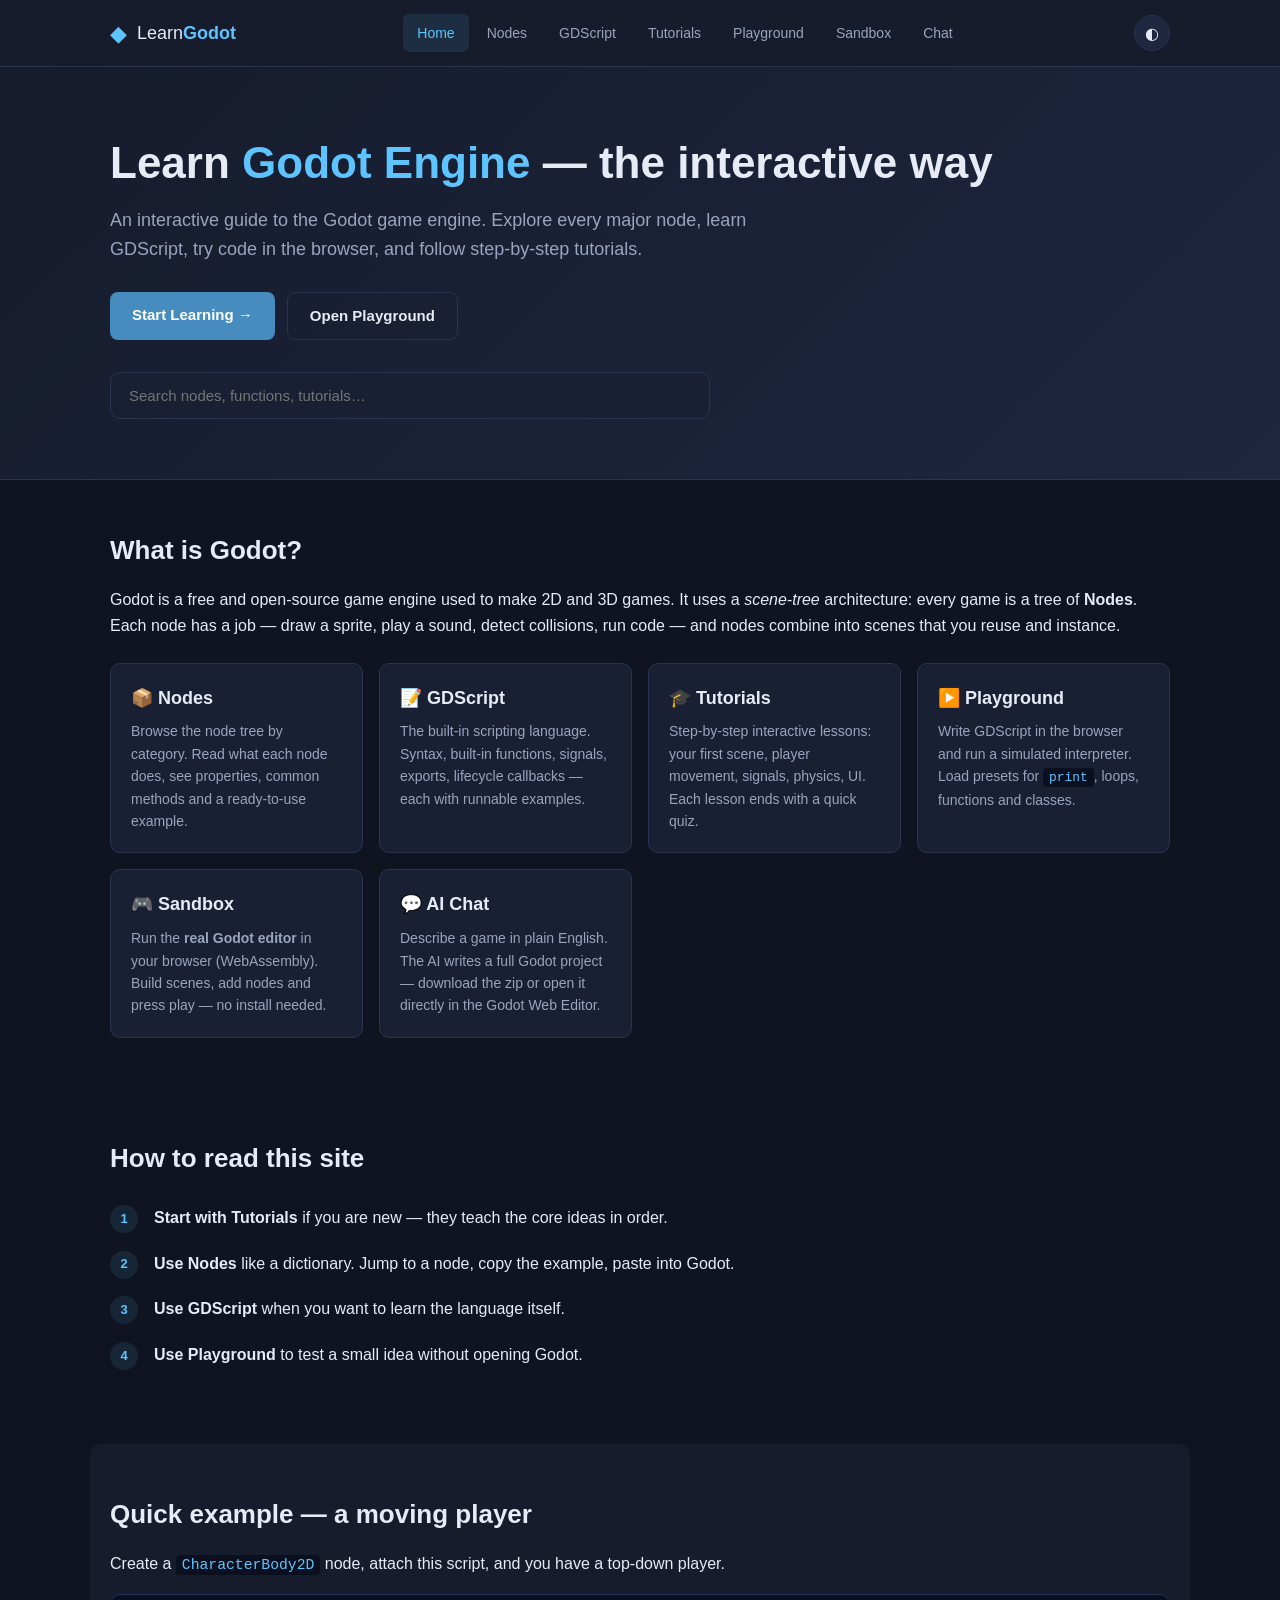
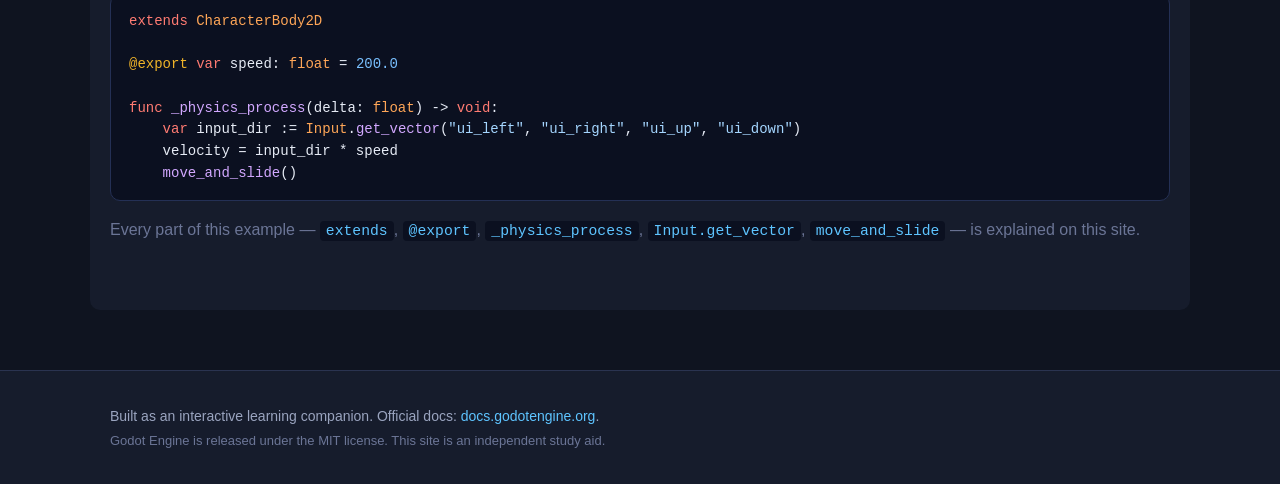
<file: index.html>
<!DOCTYPE html>
<html lang="en">
<head>
<meta charset="UTF-8" />
<meta name="viewport" content="width=device-width, initial-scale=1.0" />
<title>Learn Godot — Interactive Godot Engine Guide</title>
<meta name="description" content="Interactive website to learn Godot Engine: every major node, GDScript features, examples, tutorials and a live code playground." />
<link rel="stylesheet" href="css/style.css" />
</head>
<body>
<header class="site-header">
  <div class="container header-inner">
    <a class="brand" href="index.html">
      <span class="brand-mark">◆</span>
      <span class="brand-name">Learn<strong>Godot</strong></span>
    </a>
    <nav class="main-nav" aria-label="Main">
      <a href="index.html" class="active">Home</a>
      <a href="nodes.html">Nodes</a>
      <a href="gdscript.html">GDScript</a>
      <a href="tutorials.html">Tutorials</a>
      <a href="playground.html">Playground</a>
      <a href="sandbox.html">Sandbox</a>
      <a href="chat.html">Chat</a>
    </nav>
    <button class="theme-toggle" id="themeToggle" aria-label="Toggle theme">◐</button>
  </div>
</header>

<main>
  <section class="hero">
    <div class="container">
      <h1>Learn <span class="accent">Godot Engine</span> — the interactive way</h1>
      <p class="lead">
        An interactive guide to the Godot game engine. Explore every major node, learn GDScript,
        try code in the browser, and follow step-by-step tutorials.
      </p>
      <div class="hero-actions">
        <a class="btn btn-primary" href="tutorials.html">Start Learning →</a>
        <a class="btn btn-ghost" href="playground.html">Open Playground</a>
      </div>
      <div class="hero-search">
        <input type="search" id="heroSearch" placeholder="Search nodes, functions, tutorials…" />
        <div id="heroSearchResults" class="search-results" hidden></div>
      </div>
    </div>
  </section>

  <section class="container section">
    <h2>What is Godot?</h2>
    <p>
      Godot is a free and open-source game engine used to make 2D and 3D games. It uses a
      <em>scene-tree</em> architecture: every game is a tree of <strong>Nodes</strong>. Each node has a
      job — draw a sprite, play a sound, detect collisions, run code — and nodes combine into
      scenes that you reuse and instance.
    </p>

    <div class="cards">
      <a class="card" href="nodes.html">
        <h3>📦 Nodes</h3>
        <p>Browse the node tree by category. Read what each node does, see properties,
        common methods and a ready-to-use example.</p>
      </a>
      <a class="card" href="gdscript.html">
        <h3>📝 GDScript</h3>
        <p>The built-in scripting language. Syntax, built-in functions, signals, exports,
        lifecycle callbacks — each with runnable examples.</p>
      </a>
      <a class="card" href="tutorials.html">
        <h3>🎓 Tutorials</h3>
        <p>Step-by-step interactive lessons: your first scene, player movement, signals,
        physics, UI. Each lesson ends with a quick quiz.</p>
      </a>
      <a class="card" href="playground.html">
        <h3>▶️ Playground</h3>
        <p>Write GDScript in the browser and run a simulated interpreter. Load presets
        for <code>print</code>, loops, functions and classes.</p>
      </a>
      <a class="card" href="sandbox.html">
        <h3>🎮 Sandbox</h3>
        <p>Run the <strong>real Godot editor</strong> in your browser (WebAssembly). Build
        scenes, add nodes and press play — no install needed.</p>
      </a>
      <a class="card" href="chat.html">
        <h3>💬 AI Chat</h3>
        <p>Describe a game in plain English. The AI writes a full Godot project —
        download the zip or open it directly in the Godot Web Editor.</p>
      </a>
    </div>
  </section>

  <section class="container section">
    <h2>How to read this site</h2>
    <ol class="steps">
      <li><strong>Start with Tutorials</strong> if you are new — they teach the core ideas in order.</li>
      <li><strong>Use Nodes</strong> like a dictionary. Jump to a node, copy the example, paste into Godot.</li>
      <li><strong>Use GDScript</strong> when you want to learn the language itself.</li>
      <li><strong>Use Playground</strong> to test a small idea without opening Godot.</li>
    </ol>
  </section>

  <section class="container section quick-start">
    <h2>Quick example — a moving player</h2>
    <p>Create a <code>CharacterBody2D</code> node, attach this script, and you have a top-down player.</p>
<pre class="code"><code class="lang-gdscript">extends CharacterBody2D

@export var speed: float = 200.0

func _physics_process(delta: float) -&gt; void:
    var input_dir := Input.get_vector("ui_left", "ui_right", "ui_up", "ui_down")
    velocity = input_dir * speed
    move_and_slide()</code></pre>
    <p class="muted">
      Every part of this example — <code>extends</code>, <code>@export</code>, <code>_physics_process</code>,
      <code>Input.get_vector</code>, <code>move_and_slide</code> — is explained on this site.
    </p>
  </section>
</main>

<footer class="site-footer">
  <div class="container">
    <p>
      Built as an interactive learning companion. Official docs:
      <a href="https://docs.godotengine.org/en/stable/" target="_blank" rel="noopener">docs.godotengine.org</a>.
    </p>
    <p class="muted small">
      Godot Engine is released under the MIT license. This site is an independent study aid.
    </p>
  </div>
</footer>

<script src="js/data/nodes.js"></script>
<script src="js/data/gdscript.js"></script>
<script src="js/data/tutorials.js"></script>
<script src="js/main.js"></script>
</body>
</html>
</file>
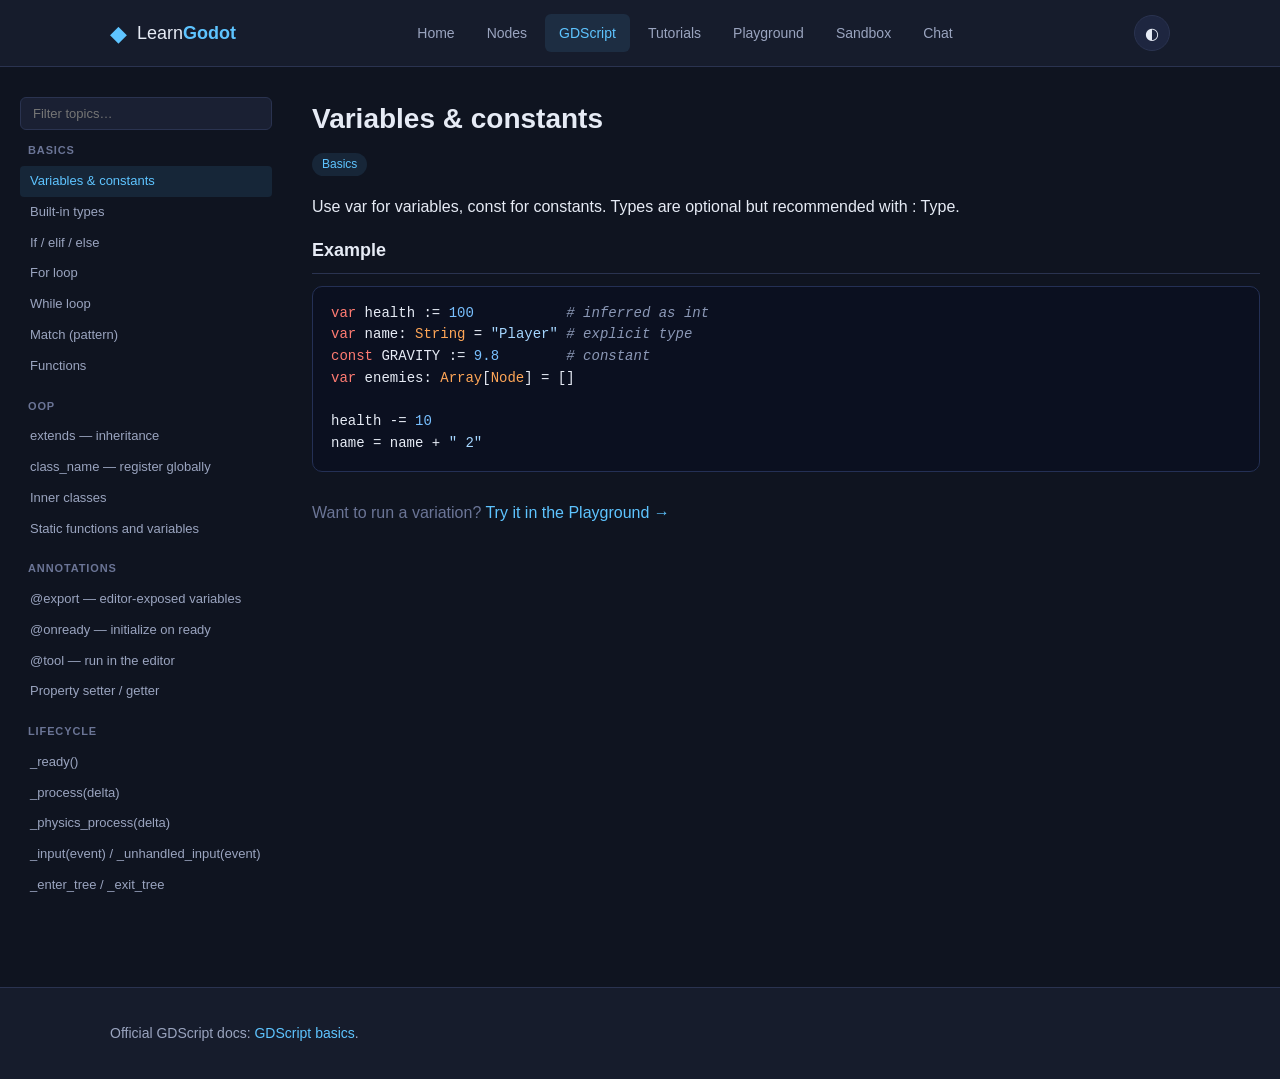
<file: gdscript.html>
<!DOCTYPE html>
<html lang="en">
<head>
<meta charset="UTF-8" />
<meta name="viewport" content="width=device-width, initial-scale=1.0" />
<title>GDScript Reference — Learn Godot</title>
<link rel="stylesheet" href="css/style.css" />
</head>
<body>
<header class="site-header">
  <div class="container header-inner">
    <a class="brand" href="index.html">
      <span class="brand-mark">◆</span>
      <span class="brand-name">Learn<strong>Godot</strong></span>
    </a>
    <nav class="main-nav">
      <a href="index.html">Home</a>
      <a href="nodes.html">Nodes</a>
      <a href="gdscript.html" class="active">GDScript</a>
      <a href="tutorials.html">Tutorials</a>
      <a href="playground.html">Playground</a>
      <a href="sandbox.html">Sandbox</a>
      <a href="chat.html">Chat</a>
    </nav>
    <button class="theme-toggle" id="themeToggle">◐</button>
  </div>
</header>

<div class="doc-layout">
  <aside class="doc-sidebar">
    <input type="search" id="gdFilter" placeholder="Filter topics…" />
    <div id="gdSidebar"></div>
  </aside>
  <main class="doc-content" id="gdContent"></main>
</div>

<footer class="site-footer">
  <div class="container">
    <p>Official GDScript docs: <a href="https://docs.godotengine.org/en/stable/tutorials/scripting/gdscript/gdscript_basics.html" target="_blank" rel="noopener">GDScript basics</a>.</p>
  </div>
</footer>

<script src="js/data/nodes.js"></script>
<script src="js/data/gdscript.js"></script>
<script src="js/data/tutorials.js"></script>
<script src="js/main.js"></script>
<script>
(function () {
  const sidebar = document.getElementById("gdSidebar");
  const content = document.getElementById("gdContent");
  const filter = document.getElementById("gdFilter");
  const items = window.LG_GDSCRIPT || [];

  function esc(s) { return String(s == null ? "" : s).replace(/&/g,"&amp;").replace(/</g,"&lt;").replace(/>/g,"&gt;"); }

  function buildSidebar(query) {
    const q = (query || "").trim().toLowerCase();
    const bySection = {};
    items.forEach(it => {
      if (q && !(it.name.toLowerCase().includes(q) || (it.desc || "").toLowerCase().includes(q))) return;
      const s = it.section || "Other";
      (bySection[s] = bySection[s] || []).push(it);
    });
    const order = ["Basics","OOP","Annotations","Lifecycle","Signals","Built-ins","Input","Scene / tree","Scenes","Resources","Files","Advanced"];
    const keys = Object.keys(bySection).sort((a, b) => {
      const ai = order.indexOf(a), bi = order.indexOf(b);
      return (ai === -1 ? 999 : ai) - (bi === -1 ? 999 : bi);
    });
    const parts = [];
    keys.forEach(sec => {
      parts.push('<div class="sidebar-group"><h4>' + sec + '</h4><ul>');
      bySection[sec].forEach(it => {
        parts.push('<li><a data-id="' + it.id + '" href="#' + it.id + '">' + it.name + '</a></li>');
      });
      parts.push('</ul></div>');
    });
    sidebar.innerHTML = parts.join("") || '<p class="muted small">No matches.</p>';
    sidebar.querySelectorAll("a[data-id]").forEach(a => {
      a.addEventListener("click", e => {
        e.preventDefault();
        render(a.dataset.id);
        history.replaceState(null, "", "#" + a.dataset.id);
      });
    });
  }

  function render(id) {
    const it = items.find(x => x.id === id);
    if (!it) return;
    sidebar.querySelectorAll("a[data-id]").forEach(a => {
      a.classList.toggle("active", a.dataset.id === id);
    });
    const parts = [];
    parts.push('<h1>' + esc(it.name) + '</h1>');
    parts.push('<div class="tag-row"><span class="chip">' + esc(it.section) + '</span></div>');
    parts.push('<p class="desc">' + esc(it.desc) + '</p>');
    if (it.example) {
      parts.push('<section class="doc-section"><h2>Example</h2><pre class="code"><code class="lang-gdscript">' + esc(it.example) + '</code></pre></section>');
      parts.push('<section class="doc-section"><p class="muted">Want to run a variation? <a href="playground.html?load=' + encodeURIComponent(it.id) + '">Try it in the Playground →</a></p></section>');
    }
    content.innerHTML = parts.join("");
    if (window.LG && window.LG.highlight) window.LG.highlight(content);
    window.scrollTo({ top: 0, behavior: "smooth" });
  }

  filter.addEventListener("input", () => buildSidebar(filter.value));
  buildSidebar("");

  const hashId = location.hash.replace("#", "");
  const initial = hashId && items.find(i => i.id === hashId) ? hashId : (items[0] && items[0].id);
  if (initial) render(initial);

  window.addEventListener("hashchange", () => {
    const id = location.hash.replace("#", "");
    if (id) render(id);
  });
})();
</script>
</body>
</html>
</file>
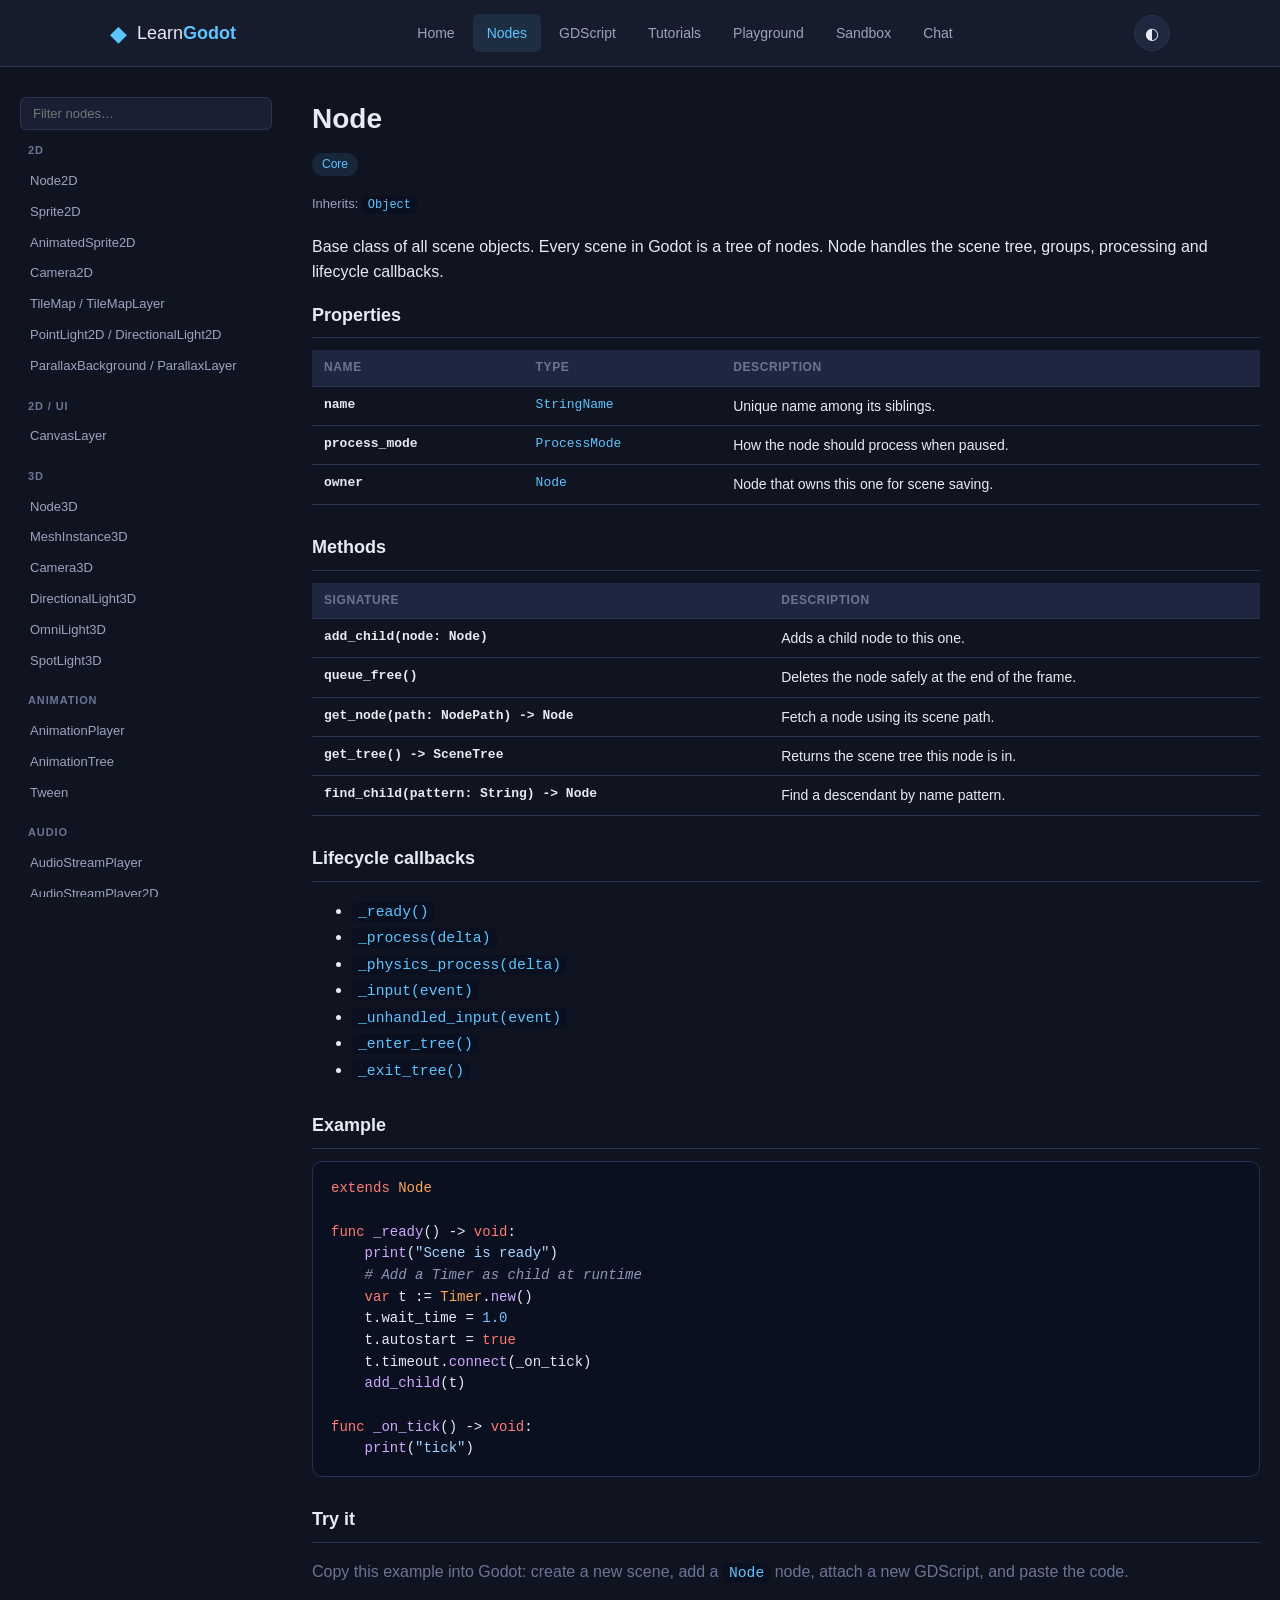
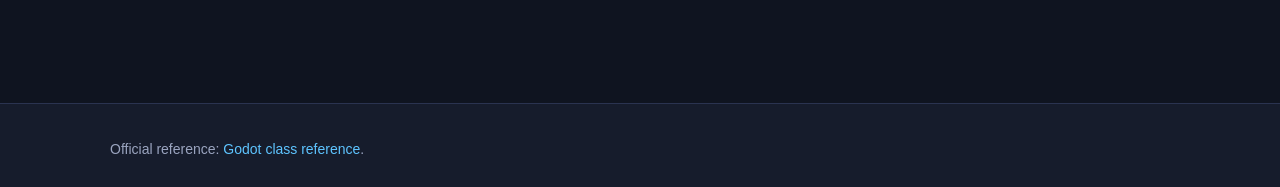
<file: nodes.html>
<!DOCTYPE html>
<html lang="en">
<head>
<meta charset="UTF-8" />
<meta name="viewport" content="width=device-width, initial-scale=1.0" />
<title>Nodes Reference — Learn Godot</title>
<link rel="stylesheet" href="css/style.css" />
</head>
<body>
<header class="site-header">
  <div class="container header-inner">
    <a class="brand" href="index.html">
      <span class="brand-mark">◆</span>
      <span class="brand-name">Learn<strong>Godot</strong></span>
    </a>
    <nav class="main-nav">
      <a href="index.html">Home</a>
      <a href="nodes.html" class="active">Nodes</a>
      <a href="gdscript.html">GDScript</a>
      <a href="tutorials.html">Tutorials</a>
      <a href="playground.html">Playground</a>
      <a href="sandbox.html">Sandbox</a>
      <a href="chat.html">Chat</a>
    </nav>
    <button class="theme-toggle" id="themeToggle">◐</button>
  </div>
</header>

<div class="doc-layout">
  <aside class="doc-sidebar">
    <input type="search" id="nodeFilter" placeholder="Filter nodes…" />
    <div id="nodeSidebar"></div>
  </aside>
  <main class="doc-content" id="nodeContent">
    <p class="muted">Select a node on the left to see details.</p>
  </main>
</div>

<footer class="site-footer">
  <div class="container">
    <p>Official reference: <a href="https://docs.godotengine.org/en/stable/classes/index.html" target="_blank" rel="noopener">Godot class reference</a>.</p>
  </div>
</footer>

<script src="js/data/nodes.js"></script>
<script src="js/data/gdscript.js"></script>
<script src="js/data/tutorials.js"></script>
<script src="js/main.js"></script>
<script>
(function () {
  const sidebar = document.getElementById("nodeSidebar");
  const content = document.getElementById("nodeContent");
  const filter = document.getElementById("nodeFilter");
  const nodes = window.LG_NODES || [];

  function buildSidebar(query) {
    const q = (query || "").trim().toLowerCase();
    const byCat = {};
    nodes.forEach(n => {
      if (q && !(n.name.toLowerCase().includes(q) || (n.desc || "").toLowerCase().includes(q))) return;
      const c = n.category || "Other";
      (byCat[c] = byCat[c] || []).push(n);
    });
    const parts = [];
    const cats = Object.keys(byCat).sort();
    cats.forEach(cat => {
      parts.push('<div class="sidebar-group"><h4>' + cat + '</h4><ul>');
      byCat[cat].forEach(n => {
        parts.push('<li><a data-id="' + n.id + '" href="#' + n.id + '">' + n.name + '</a></li>');
      });
      parts.push('</ul></div>');
    });
    sidebar.innerHTML = parts.join("") || '<p class="muted small">No matches.</p>';
    sidebar.querySelectorAll("a[data-id]").forEach(a => {
      a.addEventListener("click", (e) => {
        e.preventDefault();
        render(a.dataset.id);
        history.replaceState(null, "", "#" + a.dataset.id);
      });
    });
  }

  function esc(s) { return String(s == null ? "" : s).replace(/&/g,"&amp;").replace(/</g,"&lt;").replace(/>/g,"&gt;"); }

  function render(id) {
    const n = nodes.find(x => x.id === id);
    if (!n) {
      content.innerHTML = '<p class="muted">Select a node on the left.</p>';
      return;
    }
    sidebar.querySelectorAll("a[data-id]").forEach(a => {
      a.classList.toggle("active", a.dataset.id === id);
    });

    const parts = [];
    parts.push('<h1>' + esc(n.name) + '</h1>');
    parts.push('<div class="tag-row"><span class="chip">' + esc(n.category) + '</span></div>');
    if (n.inherits) parts.push('<div class="inherit">Inherits: <code>' + esc(n.inherits) + '</code></div>');
    parts.push('<p class="desc">' + esc(n.desc) + '</p>');

    if (n.properties && n.properties.length) {
      parts.push('<section class="doc-section"><h2>Properties</h2><table class="prop-table"><thead><tr><th>Name</th><th>Type</th><th>Description</th></tr></thead><tbody>');
      n.properties.forEach(p => {
        parts.push('<tr><td class="name">' + esc(p.name) + '</td><td class="type">' + esc(p.type) + '</td><td>' + esc(p.desc) + '</td></tr>');
      });
      parts.push('</tbody></table></section>');
    }

    if (n.methods && n.methods.length) {
      parts.push('<section class="doc-section"><h2>Methods</h2><table class="prop-table"><thead><tr><th>Signature</th><th>Description</th></tr></thead><tbody>');
      n.methods.forEach(m => {
        parts.push('<tr><td class="name">' + esc(m.sig) + '</td><td>' + esc(m.desc) + '</td></tr>');
      });
      parts.push('</tbody></table></section>');
    }

    if (n.signals && n.signals.length) {
      parts.push('<section class="doc-section"><h2>Signals</h2><table class="prop-table"><thead><tr><th>Name</th><th>Description</th></tr></thead><tbody>');
      n.signals.forEach(s => {
        parts.push('<tr><td class="name">' + esc(s.name) + '</td><td>' + esc(s.desc) + '</td></tr>');
      });
      parts.push('</tbody></table></section>');
    }

    if (n.callbacks && n.callbacks.length) {
      parts.push('<section class="doc-section"><h2>Lifecycle callbacks</h2><ul>');
      n.callbacks.forEach(c => parts.push('<li><code>' + esc(c) + '</code></li>'));
      parts.push('</ul></section>');
    }

    if (n.example) {
      parts.push('<section class="doc-section"><h2>Example</h2><pre class="code"><code class="lang-gdscript">' + esc(n.example) + '</code></pre></section>');
    }

    parts.push('<section class="doc-section"><h2>Try it</h2><p class="muted">Copy this example into Godot: create a new scene, add a <code>' + esc(n.name.split("/")[0].trim()) + '</code> node, attach a new GDScript, and paste the code.</p></section>');

    content.innerHTML = parts.join("");
    if (window.LG && window.LG.highlight) window.LG.highlight(content);
    window.scrollTo({ top: 0, behavior: "smooth" });
  }

  filter.addEventListener("input", () => buildSidebar(filter.value));
  buildSidebar("");

  const hashId = location.hash.replace("#", "");
  const initial = hashId && nodes.find(n => n.id === hashId) ? hashId : (nodes[0] && nodes[0].id);
  if (initial) render(initial);

  window.addEventListener("hashchange", () => {
    const id = location.hash.replace("#", "");
    if (id) render(id);
  });
})();
</script>
</body>
</html>
</file>
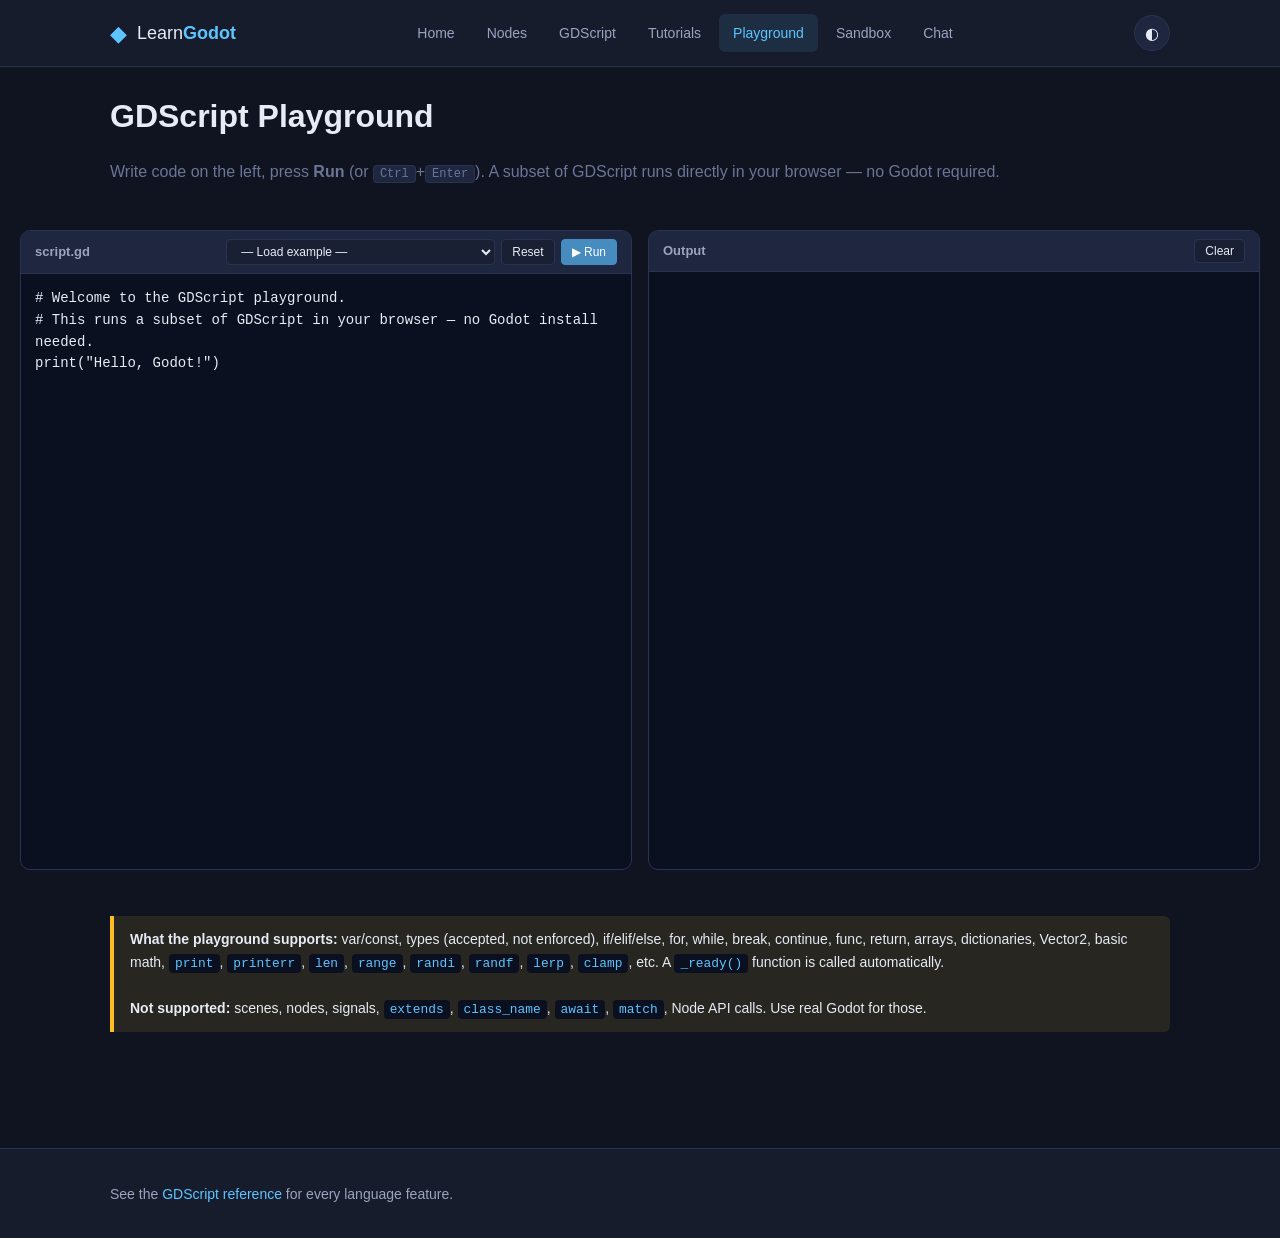
<file: playground.html>
<!DOCTYPE html>
<html lang="en">
<head>
<meta charset="UTF-8" />
<meta name="viewport" content="width=device-width, initial-scale=1.0" />
<title>Playground — Learn Godot</title>
<link rel="stylesheet" href="css/style.css" />
</head>
<body>
<header class="site-header">
  <div class="container header-inner">
    <a class="brand" href="index.html">
      <span class="brand-mark">◆</span>
      <span class="brand-name">Learn<strong>Godot</strong></span>
    </a>
    <nav class="main-nav">
      <a href="index.html">Home</a>
      <a href="nodes.html">Nodes</a>
      <a href="gdscript.html">GDScript</a>
      <a href="tutorials.html">Tutorials</a>
      <a href="playground.html" class="active">Playground</a>
      <a href="sandbox.html">Sandbox</a>
      <a href="chat.html">Chat</a>
    </nav>
    <button class="theme-toggle" id="themeToggle">◐</button>
  </div>
</header>

<main>
  <div class="container" style="padding: 24px 20px 0;">
    <h1 style="margin:0 0 6px;">GDScript Playground</h1>
    <p class="muted">Write code on the left, press <strong>Run</strong> (or <kbd>Ctrl</kbd>+<kbd>Enter</kbd>). A subset of GDScript runs directly in your browser — no Godot required.</p>
  </div>

  <div class="playground">
    <div class="playground-pane">
      <div class="pane-head">
        <span>script.gd</span>
        <div class="actions">
          <select id="presetSel" title="Load an example"></select>
          <button id="resetBtn">Reset</button>
          <button id="runBtn" class="primary">▶ Run</button>
        </div>
      </div>
      <textarea id="editor" spellcheck="false"></textarea>
    </div>

    <div class="playground-pane">
      <div class="pane-head">
        <span>Output</span>
        <div class="actions">
          <button id="clearBtn">Clear</button>
        </div>
      </div>
      <div id="output"></div>
    </div>
  </div>

  <div class="container" style="padding: 0 20px 40px;">
    <div class="callout warn">
      <strong>What the playground supports:</strong> var/const, types (accepted, not enforced), if/elif/else, for, while, break, continue, func, return, arrays, dictionaries, Vector2, basic math, <code>print</code>, <code>printerr</code>, <code>len</code>, <code>range</code>, <code>randi</code>, <code>randf</code>, <code>lerp</code>, <code>clamp</code>, etc. A <code>_ready()</code> function is called automatically.<br /><br />
      <strong>Not supported:</strong> scenes, nodes, signals, <code>extends</code>, <code>class_name</code>, <code>await</code>, <code>match</code>, Node API calls. Use real Godot for those.
    </div>
  </div>
</main>

<footer class="site-footer">
  <div class="container">
    <p>See the <a href="gdscript.html">GDScript reference</a> for every language feature.</p>
  </div>
</footer>

<script src="js/data/nodes.js"></script>
<script src="js/data/gdscript.js"></script>
<script src="js/data/tutorials.js"></script>
<script src="js/data/presets.js"></script>
<script src="js/gdscript-runner.js"></script>
<script src="js/main.js"></script>
<script>
(function () {
  const editor = document.getElementById("editor");
  const output = document.getElementById("output");
  const runBtn = document.getElementById("runBtn");
  const clearBtn = document.getElementById("clearBtn");
  const resetBtn = document.getElementById("resetBtn");
  const presetSel = document.getElementById("presetSel");

  const presets = window.LG_PRESETS || [];
  const gdItems = window.LG_GDSCRIPT || [];

  // Build preset dropdown
  function fillPresets() {
    const parts = ['<option value="">— Load example —</option>'];
    presets.forEach(p => {
      parts.push('<option value="preset:' + p.id + '">' + p.name + '</option>');
    });
    // add GDScript examples
    parts.push('<optgroup label="From GDScript reference">');
    gdItems.forEach(g => {
      if (g.example) parts.push('<option value="gd:' + g.id + '">' + g.name + '</option>');
    });
    parts.push('</optgroup>');
    presetSel.innerHTML = parts.join("");
  }

  function loadCode(code) {
    editor.value = code;
    localStorage.setItem("lg-pg", code);
  }

  presetSel.addEventListener("change", () => {
    const v = presetSel.value;
    if (!v) return;
    if (v.startsWith("preset:")) {
      const p = presets.find(x => x.id === v.slice(7));
      if (p) loadCode(p.code);
    } else if (v.startsWith("gd:")) {
      const g = gdItems.find(x => x.id === v.slice(3));
      if (g && g.example) loadCode(g.example);
    }
    presetSel.value = "";
  });

  function appendOut(cls, text) {
    const span = document.createElement("span");
    span.className = cls;
    span.textContent = text;
    output.appendChild(span);
    output.scrollTop = output.scrollHeight;
  }

  function run() {
    output.innerHTML = "";
    appendOut("info", "▶ Running…\n");
    const t0 = performance.now();
    const res = window.GDS.run(editor.value, appendOut);
    const ms = Math.round(performance.now() - t0);
    if (res.ok) appendOut("info", `\n✓ finished in ${ms} ms\n`);
    else appendOut("info", `\n✗ stopped\n`);
    localStorage.setItem("lg-pg", editor.value);
  }

  runBtn.addEventListener("click", run);
  clearBtn.addEventListener("click", () => { output.innerHTML = ""; });
  resetBtn.addEventListener("click", () => {
    if (confirm("Reset editor to the Hello example?")) {
      loadCode(presets[0].code);
    }
  });

  editor.addEventListener("keydown", (e) => {
    if ((e.ctrlKey || e.metaKey) && e.key === "Enter") {
      e.preventDefault();
      run();
    }
    // Tab inserts spaces instead of switching focus
    if (e.key === "Tab") {
      e.preventDefault();
      const start = editor.selectionStart;
      const end = editor.selectionEnd;
      editor.value = editor.value.slice(0, start) + "    " + editor.value.slice(end);
      editor.selectionStart = editor.selectionEnd = start + 4;
    }
  });
  editor.addEventListener("input", () => {
    localStorage.setItem("lg-pg", editor.value);
  });

  fillPresets();

  // Initial content: URL ?load=<gdscript-id>, else saved, else first preset
  const params = new URLSearchParams(location.search);
  const loadId = params.get("load");
  if (loadId) {
    const g = gdItems.find(x => x.id === loadId);
    if (g && g.example) { loadCode(g.example); return; }
  }
  const saved = localStorage.getItem("lg-pg");
  if (saved) editor.value = saved;
  else loadCode(presets[0].code);
})();
</script>
</body>
</html>
</file>
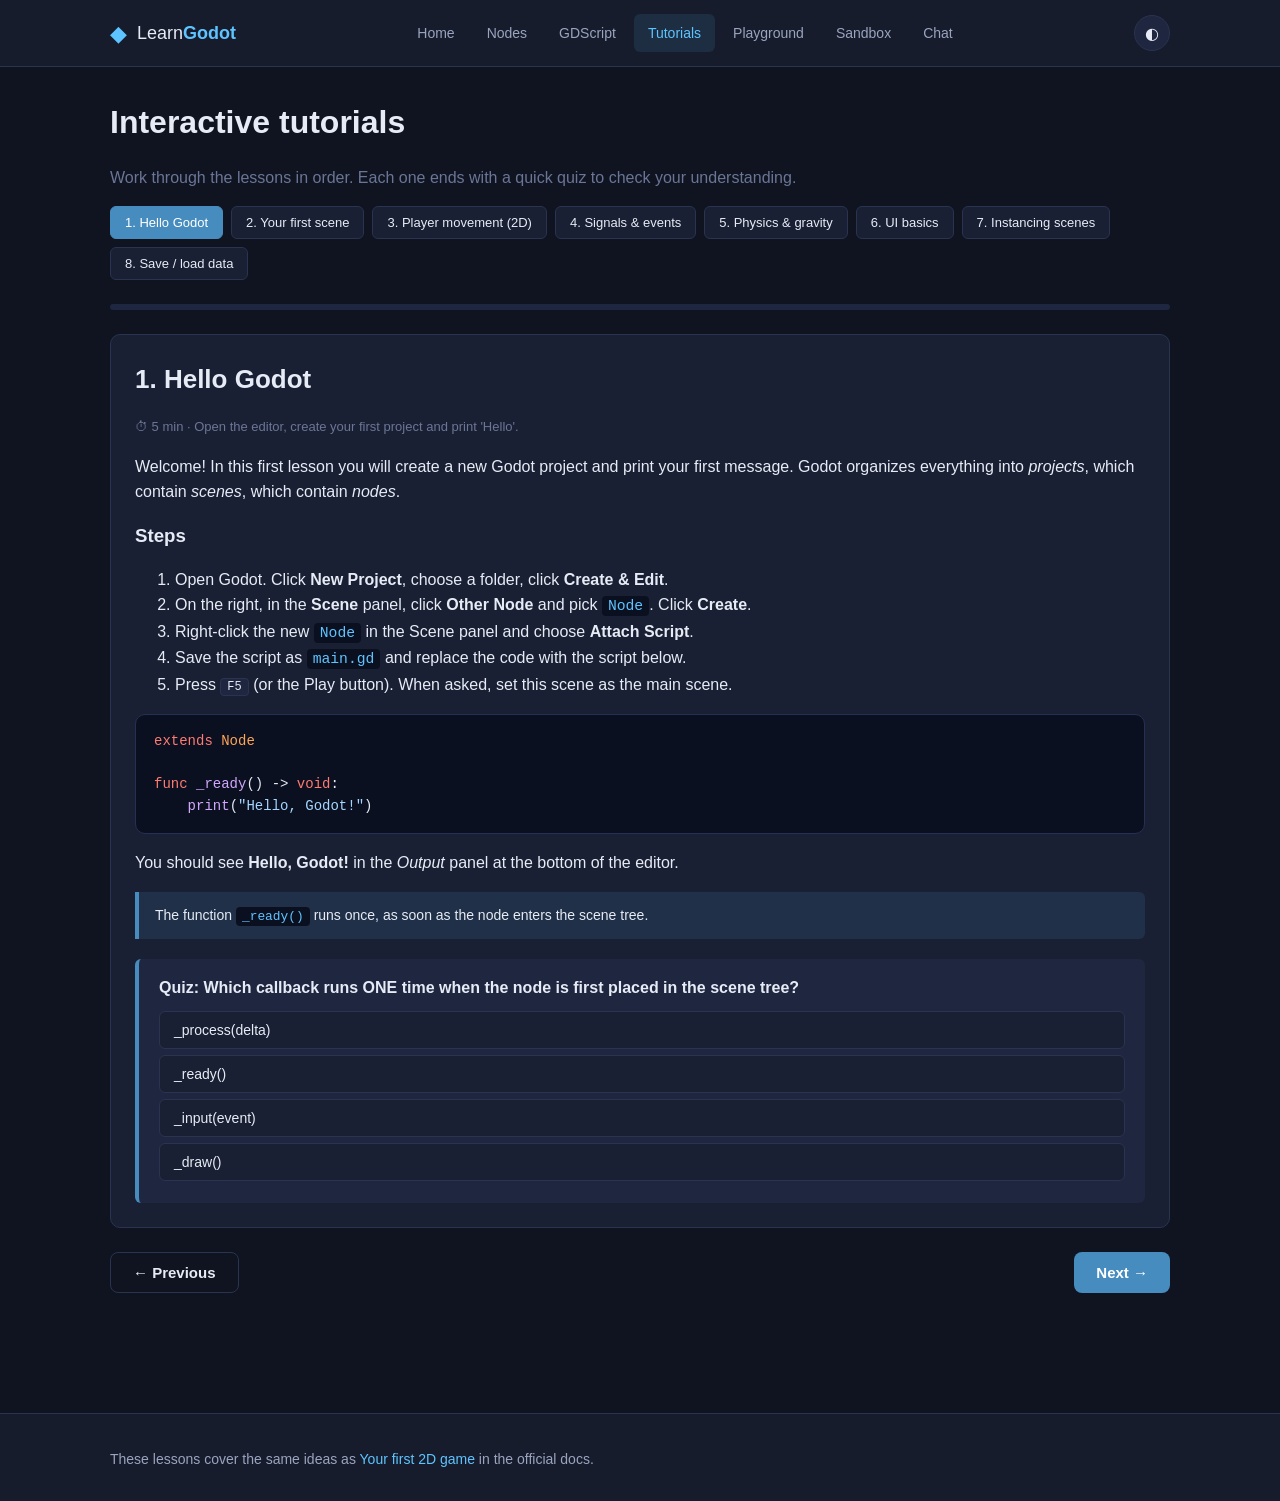
<file: tutorials.html>
<!DOCTYPE html>
<html lang="en">
<head>
<meta charset="UTF-8" />
<meta name="viewport" content="width=device-width, initial-scale=1.0" />
<title>Tutorials — Learn Godot</title>
<link rel="stylesheet" href="css/style.css" />
</head>
<body>
<header class="site-header">
  <div class="container header-inner">
    <a class="brand" href="index.html">
      <span class="brand-mark">◆</span>
      <span class="brand-name">Learn<strong>Godot</strong></span>
    </a>
    <nav class="main-nav">
      <a href="index.html">Home</a>
      <a href="nodes.html">Nodes</a>
      <a href="gdscript.html">GDScript</a>
      <a href="tutorials.html" class="active">Tutorials</a>
      <a href="playground.html">Playground</a>
      <a href="sandbox.html">Sandbox</a>
      <a href="chat.html">Chat</a>
    </nav>
    <button class="theme-toggle" id="themeToggle">◐</button>
  </div>
</header>

<main class="container" style="padding: 30px 20px 60px;">
  <h1 style="margin:0 0 6px;">Interactive tutorials</h1>
  <p class="muted">Work through the lessons in order. Each one ends with a quick quiz to check your understanding.</p>

  <div class="lesson-nav" id="lessonNav"></div>
  <div id="progressBar" style="height:6px;background:var(--bg-3);border-radius:3px;margin-bottom:24px;overflow:hidden;">
    <div id="progressFill" style="height:100%;width:0;background:var(--accent);transition:width 0.3s;"></div>
  </div>

  <div id="lessonHost"></div>

  <div id="lessonFooterNav" style="display:flex;justify-content:space-between;margin-top:24px;">
    <button class="btn btn-ghost" id="prevLesson">← Previous</button>
    <button class="btn btn-primary" id="nextLesson">Next →</button>
  </div>
</main>

<footer class="site-footer">
  <div class="container">
    <p>These lessons cover the same ideas as <a href="https://docs.godotengine.org/en/stable/getting_started/first_2d_game/index.html" target="_blank" rel="noopener">Your first 2D game</a> in the official docs.</p>
  </div>
</footer>

<script src="js/data/nodes.js"></script>
<script src="js/data/gdscript.js"></script>
<script src="js/data/tutorials.js"></script>
<script src="js/main.js"></script>
<script>
(function () {
  const tutorials = window.LG_TUTORIALS || [];
  const nav = document.getElementById("lessonNav");
  const host = document.getElementById("lessonHost");
  const progressFill = document.getElementById("progressFill");
  const prevBtn = document.getElementById("prevLesson");
  const nextBtn = document.getElementById("nextLesson");

  let currentIndex = 0;
  const completed = JSON.parse(localStorage.getItem("lg-quiz-completed") || "{}");

  function esc(s) { return String(s == null ? "" : s).replace(/&/g,"&amp;").replace(/</g,"&lt;").replace(/>/g,"&gt;"); }

  function renderNav() {
    nav.innerHTML = tutorials.map((t, i) =>
      `<button data-i="${i}" class="${i === currentIndex ? "active" : ""}">${completed[t.id] ? "✓ " : ""}${esc(t.title)}</button>`
    ).join("");
    nav.querySelectorAll("button").forEach(b => {
      b.addEventListener("click", () => setLesson(parseInt(b.dataset.i, 10)));
    });
    const done = Object.keys(completed).length;
    progressFill.style.width = (done / tutorials.length * 100) + "%";
  }

  function renderBody(t) {
    const parts = [];
    parts.push('<div class="lesson">');
    parts.push('<h2>' + esc(t.title) + '</h2>');
    parts.push('<div class="lesson-meta">⏱ ' + esc(t.estimate) + ' · ' + esc(t.summary) + '</div>');

    t.body.forEach(block => {
      if (block.type === "p") parts.push("<p>" + block.text + "</p>");
      else if (block.type === "h3") parts.push("<h3>" + block.text + "</h3>");
      else if (block.type === "ol") parts.push("<ol>" + block.items.map(li => "<li>" + li + "</li>").join("") + "</ol>");
      else if (block.type === "ul") parts.push("<ul>" + block.items.map(li => "<li>" + li + "</li>").join("") + "</ul>");
      else if (block.type === "code") parts.push('<pre class="code"><code class="lang-gdscript">' + esc(block.text) + '</code></pre>');
      else if (block.type === "pre") parts.push('<pre class="code"><code>' + esc(block.text) + '</code></pre>');
      else if (block.type === "callout") parts.push('<div class="callout">' + block.text + '</div>');
    });

    if (t.quiz) {
      parts.push('<div class="quiz" data-quiz="' + esc(t.id) + '">');
      parts.push('<div class="quiz-question">Quiz: ' + t.quiz.question + '</div>');
      parts.push('<ul class="quiz-options">');
      t.quiz.options.forEach((opt, i) => {
        parts.push('<li><button data-i="' + i + '">' + opt + '</button></li>');
      });
      parts.push('</ul>');
      parts.push('<div class="quiz-feedback" hidden></div>');
      parts.push('</div>');
    }
    parts.push('</div>');
    return parts.join("");
  }

  function wireQuiz(t) {
    const root = host.querySelector('[data-quiz="' + t.id + '"]');
    if (!root) return;
    const feedback = root.querySelector(".quiz-feedback");
    root.querySelectorAll(".quiz-options button").forEach(btn => {
      btn.addEventListener("click", () => {
        const i = parseInt(btn.dataset.i, 10);
        root.querySelectorAll(".quiz-options button").forEach(b => b.disabled = true);
        if (i === t.quiz.correct) {
          btn.classList.add("correct");
          feedback.hidden = false;
          feedback.className = "quiz-feedback ok";
          feedback.innerHTML = "✅ Correct! " + t.quiz.explain;
          completed[t.id] = true;
          localStorage.setItem("lg-quiz-completed", JSON.stringify(completed));
          renderNav();
        } else {
          btn.classList.add("wrong");
          const correctBtn = root.querySelectorAll(".quiz-options button")[t.quiz.correct];
          if (correctBtn) correctBtn.classList.add("correct");
          feedback.hidden = false;
          feedback.className = "quiz-feedback err";
          feedback.innerHTML = "❌ Not quite. " + t.quiz.explain;
        }
      });
    });
  }

  function setLesson(i) {
    if (i < 0 || i >= tutorials.length) return;
    currentIndex = i;
    const t = tutorials[i];
    host.innerHTML = renderBody(t);
    if (window.LG && window.LG.highlight) window.LG.highlight(host);
    wireQuiz(t);
    renderNav();
    prevBtn.disabled = currentIndex === 0;
    nextBtn.disabled = currentIndex === tutorials.length - 1;
    history.replaceState(null, "", "#" + t.id);
    window.scrollTo({ top: 0, behavior: "smooth" });
  }

  prevBtn.addEventListener("click", () => setLesson(currentIndex - 1));
  nextBtn.addEventListener("click", () => setLesson(currentIndex + 1));

  const hashId = location.hash.replace("#", "");
  const hashIdx = tutorials.findIndex(t => t.id === hashId);
  setLesson(hashIdx === -1 ? 0 : hashIdx);
})();
</script>
</body>
</html>
</file>
<file: css/style.css>
:root {
  --bg: #0f1420;
  --bg-2: #161c2c;
  --bg-3: #1e2640;
  --panel: #1a2033;
  --border: #2a3350;
  --text: #e6ebf5;
  --text-dim: #9aa4bf;
  --muted: #6b7596;
  --accent: #478cbf;
  --accent-2: #5ec4ff;
  --accent-soft: rgba(71, 140, 191, 0.15);
  --ok: #4ade80;
  --warn: #fbbf24;
  --err: #f87171;
  --code-bg: #0b1020;
  --code-border: #243055;
  --radius: 10px;
  --shadow: 0 4px 20px rgba(0, 0, 0, 0.25);
}

[data-theme="light"] {
  --bg: #f7f9fc;
  --bg-2: #ffffff;
  --bg-3: #eef1f7;
  --panel: #ffffff;
  --border: #d6dbe6;
  --text: #1a1f2e;
  --text-dim: #4a5368;
  --muted: #70798f;
  --accent: #2e6fa3;
  --accent-2: #1f90d8;
  --accent-soft: rgba(46, 111, 163, 0.1);
  --code-bg: #f0f3f9;
  --code-border: #d6dbe6;
}

* { box-sizing: border-box; }

html, body {
  margin: 0;
  padding: 0;
  font-family: -apple-system, BlinkMacSystemFont, "Segoe UI", Roboto, "Helvetica Neue", Arial, sans-serif;
  background: var(--bg);
  color: var(--text);
  line-height: 1.6;
  -webkit-font-smoothing: antialiased;
}

a { color: var(--accent-2); text-decoration: none; }
a:hover { text-decoration: underline; }

.container {
  max-width: 1100px;
  margin: 0 auto;
  padding: 0 20px;
}

/* ---- Header ---- */
.site-header {
  background: var(--bg-2);
  border-bottom: 1px solid var(--border);
  position: sticky;
  top: 0;
  z-index: 50;
  backdrop-filter: blur(8px);
}

.header-inner {
  display: flex;
  align-items: center;
  justify-content: space-between;
  padding: 14px 20px;
  gap: 20px;
}

.brand {
  display: flex;
  align-items: center;
  gap: 10px;
  font-size: 18px;
  color: var(--text);
  text-decoration: none;
}

.brand:hover { text-decoration: none; }
.brand-mark { color: var(--accent-2); font-size: 22px; }
.brand-name strong { color: var(--accent-2); }

.main-nav {
  display: flex;
  gap: 4px;
  flex-wrap: wrap;
}

.main-nav a {
  padding: 8px 14px;
  border-radius: 6px;
  color: var(--text-dim);
  font-size: 14px;
  font-weight: 500;
  transition: all 0.15s ease;
}

.main-nav a:hover {
  color: var(--text);
  background: var(--bg-3);
  text-decoration: none;
}

.main-nav a.active {
  color: var(--accent-2);
  background: var(--accent-soft);
}

.theme-toggle {
  background: var(--bg-3);
  border: 1px solid var(--border);
  color: var(--text);
  width: 36px;
  height: 36px;
  border-radius: 50%;
  cursor: pointer;
  font-size: 16px;
}
.theme-toggle:hover { background: var(--accent-soft); }

/* ---- Hero ---- */
.hero {
  background: linear-gradient(135deg, var(--bg-2) 0%, var(--bg-3) 100%);
  padding: 70px 0 60px;
  border-bottom: 1px solid var(--border);
}

.hero h1 {
  font-size: clamp(28px, 5vw, 44px);
  margin: 0 0 16px;
  line-height: 1.2;
}
.accent { color: var(--accent-2); }

.lead {
  font-size: 18px;
  color: var(--text-dim);
  max-width: 700px;
  margin: 0 0 28px;
}

.hero-actions {
  display: flex;
  gap: 12px;
  margin-bottom: 32px;
  flex-wrap: wrap;
}

.btn {
  padding: 11px 22px;
  border-radius: 8px;
  border: none;
  font-size: 15px;
  font-weight: 600;
  cursor: pointer;
  transition: all 0.15s ease;
  text-decoration: none;
  display: inline-block;
}

.btn-primary {
  background: var(--accent);
  color: #fff;
}
.btn-primary:hover {
  background: var(--accent-2);
  text-decoration: none;
  transform: translateY(-1px);
}

.btn-ghost {
  background: transparent;
  color: var(--text);
  border: 1px solid var(--border);
}
.btn-ghost:hover {
  background: var(--bg-3);
  text-decoration: none;
}

.hero-search {
  position: relative;
  max-width: 600px;
}

.hero-search input {
  width: 100%;
  padding: 14px 18px;
  background: var(--panel);
  border: 1px solid var(--border);
  border-radius: var(--radius);
  font-size: 15px;
  color: var(--text);
  outline: none;
}
.hero-search input:focus {
  border-color: var(--accent-2);
  box-shadow: 0 0 0 3px var(--accent-soft);
}

.search-results {
  position: absolute;
  top: 110%;
  left: 0;
  right: 0;
  background: var(--panel);
  border: 1px solid var(--border);
  border-radius: var(--radius);
  max-height: 400px;
  overflow-y: auto;
  box-shadow: var(--shadow);
  z-index: 10;
}
.search-results a {
  display: block;
  padding: 10px 16px;
  color: var(--text);
  border-bottom: 1px solid var(--border);
  font-size: 14px;
}
.search-results a:last-child { border-bottom: none; }
.search-results a:hover { background: var(--accent-soft); text-decoration: none; }
.search-results .result-type {
  font-size: 11px;
  color: var(--muted);
  text-transform: uppercase;
  margin-right: 8px;
  letter-spacing: 0.05em;
}

/* ---- Sections ---- */
.section {
  padding: 50px 20px;
}

h2 {
  font-size: 26px;
  margin: 0 0 16px;
}

h3 { margin: 16px 0 8px; }

.muted { color: var(--muted); }
.small { font-size: 13px; }

/* ---- Cards ---- */
.cards {
  display: grid;
  grid-template-columns: repeat(auto-fit, minmax(230px, 1fr));
  gap: 16px;
  margin-top: 24px;
}

.card {
  background: var(--panel);
  border: 1px solid var(--border);
  border-radius: var(--radius);
  padding: 20px;
  color: var(--text);
  transition: all 0.2s ease;
}
.card:hover {
  border-color: var(--accent-2);
  transform: translateY(-2px);
  text-decoration: none;
  box-shadow: var(--shadow);
}
.card h3 { margin: 0 0 8px; font-size: 18px; }
.card p { margin: 0; color: var(--text-dim); font-size: 14px; }

.steps {
  counter-reset: step;
  padding-left: 0;
  list-style: none;
}
.steps li {
  padding: 10px 0 10px 44px;
  position: relative;
}
.steps li::before {
  counter-increment: step;
  content: counter(step);
  position: absolute;
  left: 0;
  top: 10px;
  width: 28px;
  height: 28px;
  border-radius: 50%;
  background: var(--accent-soft);
  color: var(--accent-2);
  display: flex;
  align-items: center;
  justify-content: center;
  font-weight: 700;
  font-size: 13px;
}

/* ---- Code ---- */
code {
  font-family: "SF Mono", Menlo, Monaco, Consolas, monospace;
  font-size: 0.92em;
  background: var(--code-bg);
  padding: 2px 6px;
  border-radius: 4px;
  color: var(--accent-2);
}
pre.code {
  background: var(--code-bg);
  border: 1px solid var(--code-border);
  border-radius: var(--radius);
  padding: 16px 18px;
  overflow-x: auto;
  font-size: 14px;
  line-height: 1.55;
  margin: 12px 0;
}
pre.code code {
  background: transparent;
  padding: 0;
  color: var(--text);
  font-size: 14px;
}

/* simple GDScript highlighting */
.tok-kw { color: #ff7b72; }
.tok-str { color: #a5d6ff; }
.tok-num { color: #79c0ff; }
.tok-com { color: #8b98b6; font-style: italic; }
.tok-fn  { color: #d2a8ff; }
.tok-cls { color: #ffa657; }
.tok-anno { color: #f0b429; }

/* ---- Doc layout: sidebar + content ---- */
.doc-layout {
  display: grid;
  grid-template-columns: 260px 1fr;
  gap: 32px;
  padding: 30px 20px;
  max-width: 1280px;
  margin: 0 auto;
}
@media (max-width: 860px) {
  .doc-layout { grid-template-columns: 1fr; }
  .doc-sidebar { position: static !important; max-height: none !important; }
}

.doc-sidebar {
  position: sticky;
  top: 80px;
  max-height: calc(100vh - 100px);
  overflow-y: auto;
  padding-right: 8px;
}
.doc-sidebar input[type="search"] {
  width: 100%;
  padding: 8px 12px;
  background: var(--panel);
  border: 1px solid var(--border);
  border-radius: 6px;
  color: var(--text);
  font-size: 13px;
  margin-bottom: 12px;
}

.sidebar-group {
  margin-bottom: 16px;
}
.sidebar-group h4 {
  margin: 0 0 6px;
  font-size: 11px;
  text-transform: uppercase;
  color: var(--muted);
  letter-spacing: 0.08em;
  padding-left: 8px;
}
.sidebar-group ul {
  list-style: none;
  padding: 0;
  margin: 0;
}
.sidebar-group li a {
  display: block;
  padding: 5px 10px;
  border-radius: 4px;
  color: var(--text-dim);
  font-size: 13px;
  cursor: pointer;
}
.sidebar-group li a:hover {
  background: var(--bg-3);
  color: var(--text);
  text-decoration: none;
}
.sidebar-group li a.active {
  background: var(--accent-soft);
  color: var(--accent-2);
}

/* ---- Doc content ---- */
.doc-content {
  min-width: 0;
}
.doc-content h1 {
  font-size: 28px;
  margin: 0 0 8px;
}
.doc-content .chip {
  display: inline-block;
  background: var(--accent-soft);
  color: var(--accent-2);
  padding: 2px 10px;
  border-radius: 12px;
  font-size: 12px;
  margin-right: 6px;
}
.doc-content .tag-row { margin-bottom: 18px; }
.doc-content .inherit {
  color: var(--text-dim);
  font-size: 13px;
  margin-bottom: 18px;
}
.doc-content .desc { font-size: 16px; }

.prop-table {
  width: 100%;
  border-collapse: collapse;
  font-size: 14px;
  margin: 12px 0 20px;
}
.prop-table th, .prop-table td {
  padding: 8px 12px;
  text-align: left;
  border-bottom: 1px solid var(--border);
  vertical-align: top;
}
.prop-table th {
  background: var(--bg-3);
  font-size: 12px;
  text-transform: uppercase;
  color: var(--muted);
  letter-spacing: 0.05em;
}
.prop-table .type {
  color: var(--accent-2);
  font-family: "SF Mono", Menlo, monospace;
  font-size: 13px;
}
.prop-table .name {
  font-weight: 600;
  font-family: "SF Mono", Menlo, monospace;
  font-size: 13px;
}

section.doc-section {
  margin-bottom: 28px;
}
section.doc-section h2 {
  font-size: 18px;
  padding-bottom: 8px;
  border-bottom: 1px solid var(--border);
  margin-bottom: 12px;
}

/* ---- Quick-start code block ---- */
.quick-start { background: var(--bg-2); border-radius: var(--radius); }

/* ---- Footer ---- */
.site-footer {
  background: var(--bg-2);
  border-top: 1px solid var(--border);
  padding: 30px 0;
  margin-top: 60px;
  font-size: 14px;
  color: var(--text-dim);
}
.site-footer p { margin: 4px 0; }

/* ---- Tutorials ---- */
.lesson {
  background: var(--panel);
  border: 1px solid var(--border);
  border-radius: var(--radius);
  padding: 24px;
  margin-bottom: 20px;
}
.lesson h2 { margin-top: 0; }
.lesson .lesson-meta {
  color: var(--muted);
  font-size: 13px;
  margin-bottom: 16px;
}
.quiz {
  background: var(--bg-3);
  border-left: 4px solid var(--accent);
  padding: 16px 20px;
  border-radius: 6px;
  margin-top: 20px;
}
.quiz-question { font-weight: 600; margin-bottom: 10px; }
.quiz-options { list-style: none; padding: 0; margin: 0; }
.quiz-options li { margin: 6px 0; }
.quiz-options button {
  width: 100%;
  text-align: left;
  background: var(--panel);
  border: 1px solid var(--border);
  color: var(--text);
  padding: 10px 14px;
  border-radius: 6px;
  cursor: pointer;
  font-size: 14px;
  transition: all 0.1s;
}
.quiz-options button:hover { border-color: var(--accent-2); }
.quiz-options button.correct {
  background: rgba(74, 222, 128, 0.12);
  border-color: var(--ok);
  color: var(--ok);
}
.quiz-options button.wrong {
  background: rgba(248, 113, 113, 0.12);
  border-color: var(--err);
  color: var(--err);
}
.quiz-feedback {
  margin-top: 10px;
  padding: 10px 14px;
  border-radius: 6px;
  font-size: 14px;
}
.quiz-feedback.ok { background: rgba(74, 222, 128, 0.12); color: var(--ok); }
.quiz-feedback.err { background: rgba(248, 113, 113, 0.12); color: var(--err); }

.lesson-nav {
  display: flex;
  gap: 8px;
  margin-bottom: 24px;
  flex-wrap: wrap;
}
.lesson-nav button {
  background: var(--panel);
  border: 1px solid var(--border);
  color: var(--text);
  padding: 8px 14px;
  border-radius: 6px;
  cursor: pointer;
  font-size: 13px;
}
.lesson-nav button.active {
  background: var(--accent);
  color: #fff;
  border-color: var(--accent);
}

/* ---- Playground ---- */
.playground {
  display: grid;
  grid-template-columns: 1fr 1fr;
  gap: 16px;
  padding: 30px 20px;
  max-width: 1280px;
  margin: 0 auto;
  min-height: calc(100vh - 200px);
}
@media (max-width: 860px) {
  .playground { grid-template-columns: 1fr; }
}

.playground-pane {
  background: var(--panel);
  border: 1px solid var(--border);
  border-radius: var(--radius);
  display: flex;
  flex-direction: column;
  overflow: hidden;
  min-height: 400px;
}
.playground-pane .pane-head {
  background: var(--bg-3);
  padding: 8px 14px;
  border-bottom: 1px solid var(--border);
  display: flex;
  justify-content: space-between;
  align-items: center;
  font-size: 13px;
  font-weight: 600;
  color: var(--text-dim);
}
.playground-pane .pane-head .actions {
  display: flex;
  gap: 6px;
}
.playground-pane .pane-head button,
.playground-pane .pane-head select {
  background: var(--panel);
  border: 1px solid var(--border);
  color: var(--text);
  padding: 4px 10px;
  border-radius: 4px;
  cursor: pointer;
  font-size: 12px;
}
.playground-pane .pane-head button.primary {
  background: var(--accent);
  color: #fff;
  border-color: var(--accent);
}
.playground-pane .pane-head button:hover { background: var(--accent-soft); }
.playground-pane .pane-head button.primary:hover { background: var(--accent-2); }

#editor {
  flex: 1;
  width: 100%;
  background: var(--code-bg);
  color: var(--text);
  border: none;
  padding: 14px;
  font-family: "SF Mono", Menlo, Monaco, Consolas, monospace;
  font-size: 14px;
  line-height: 1.55;
  outline: none;
  resize: none;
  tab-size: 4;
}

#output {
  flex: 1;
  padding: 14px;
  font-family: "SF Mono", Menlo, Monaco, Consolas, monospace;
  font-size: 13px;
  line-height: 1.5;
  overflow-y: auto;
  background: var(--code-bg);
  white-space: pre-wrap;
}
#output .log { color: var(--text); }
#output .err { color: var(--err); }
#output .info { color: var(--text-dim); font-style: italic; }

/* ---- Misc ---- */
.callout {
  border-left: 4px solid var(--accent);
  background: var(--accent-soft);
  padding: 12px 16px;
  border-radius: 0 6px 6px 0;
  margin: 16px 0;
  font-size: 14px;
}
.callout.warn { border-color: var(--warn); background: rgba(251, 191, 36, 0.1); }

hr { border: none; border-top: 1px solid var(--border); margin: 24px 0; }

kbd {
  background: var(--bg-3);
  border: 1px solid var(--border);
  border-radius: 4px;
  padding: 1px 6px;
  font-size: 12px;
  font-family: "SF Mono", Menlo, monospace;
}
</file>
